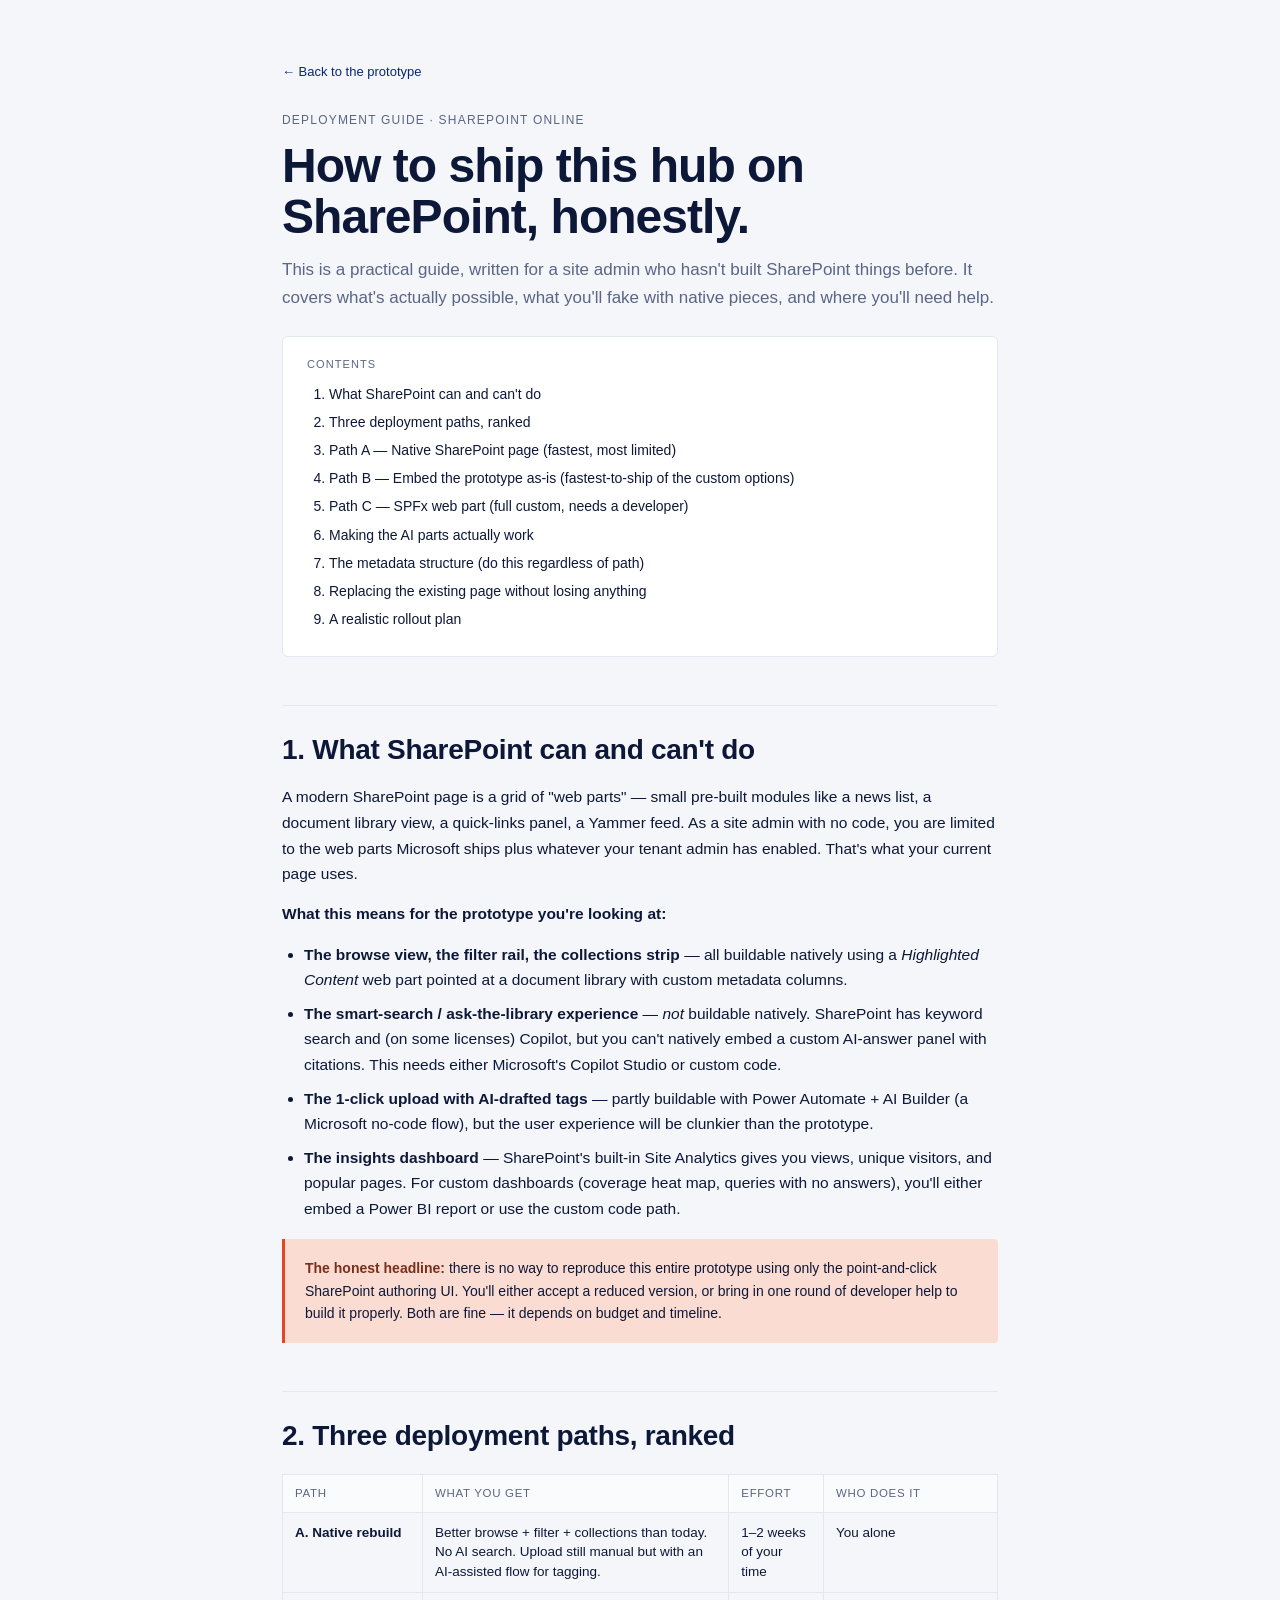
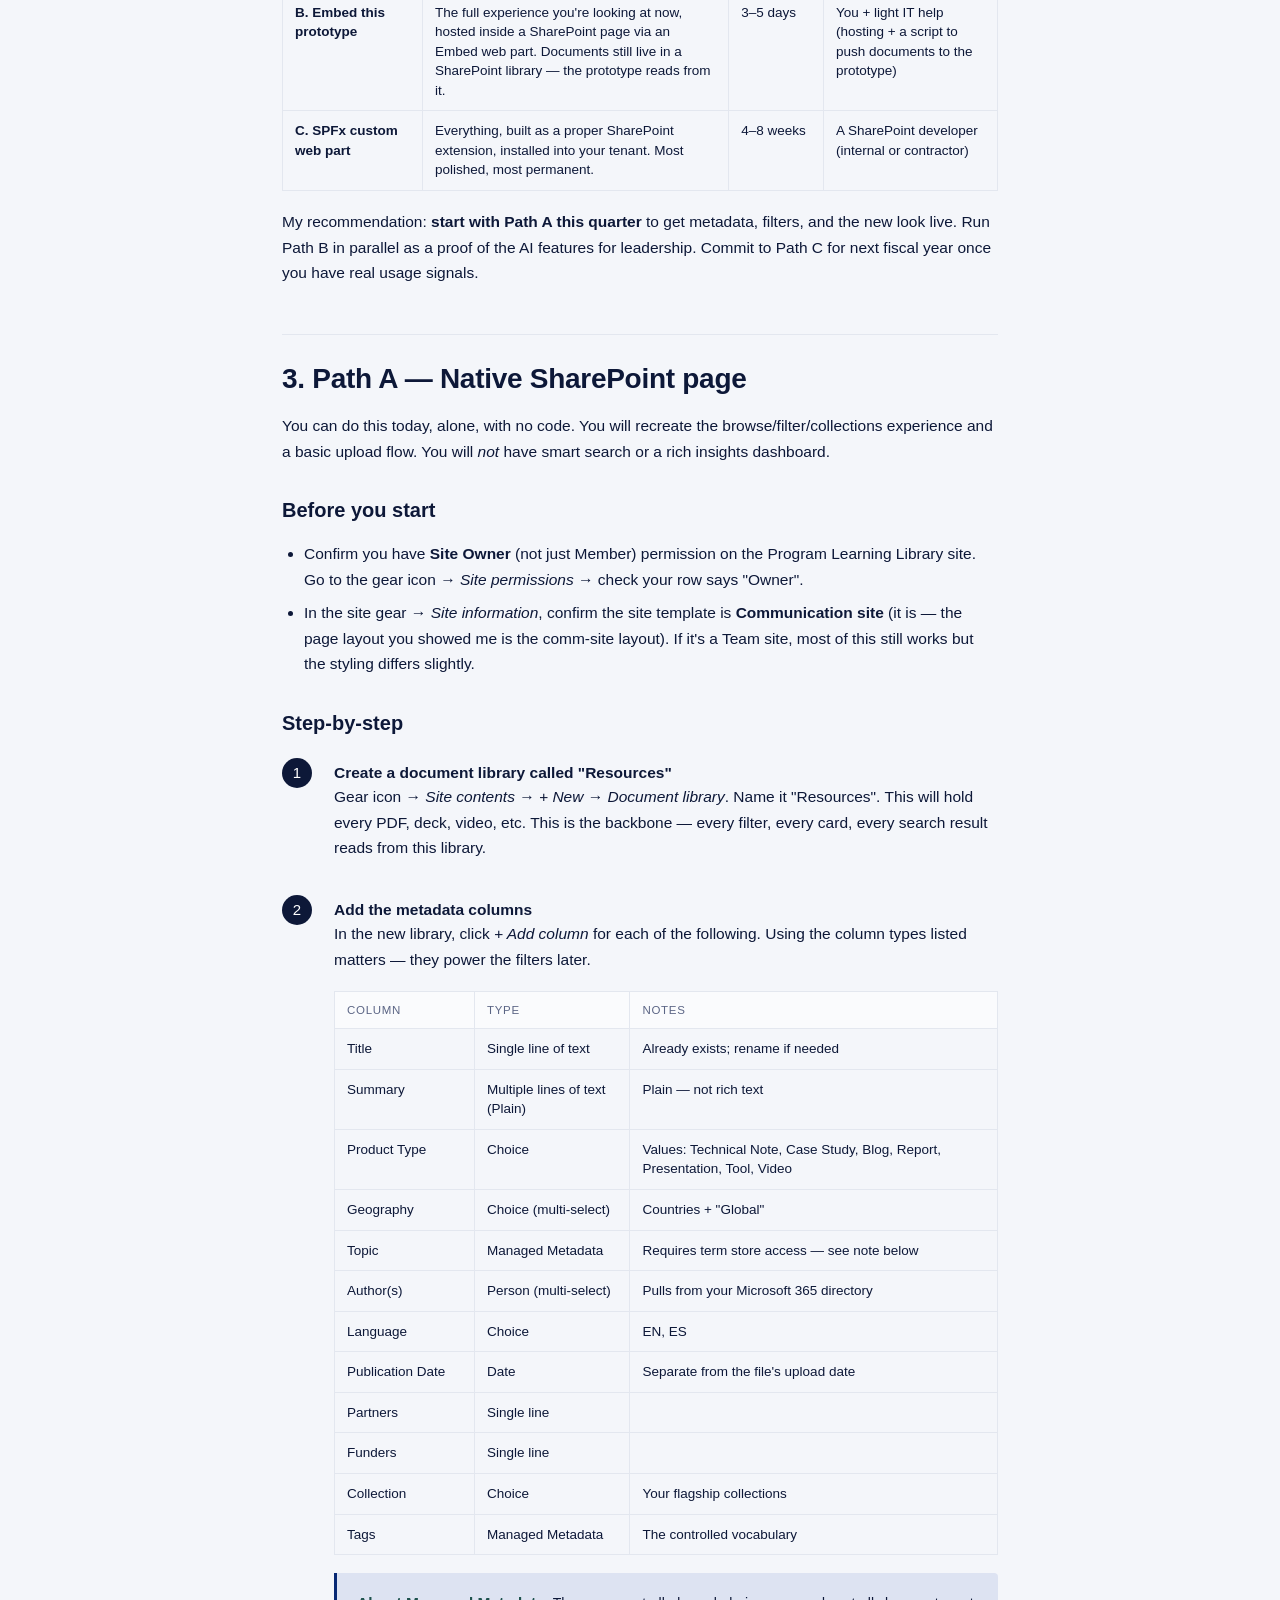
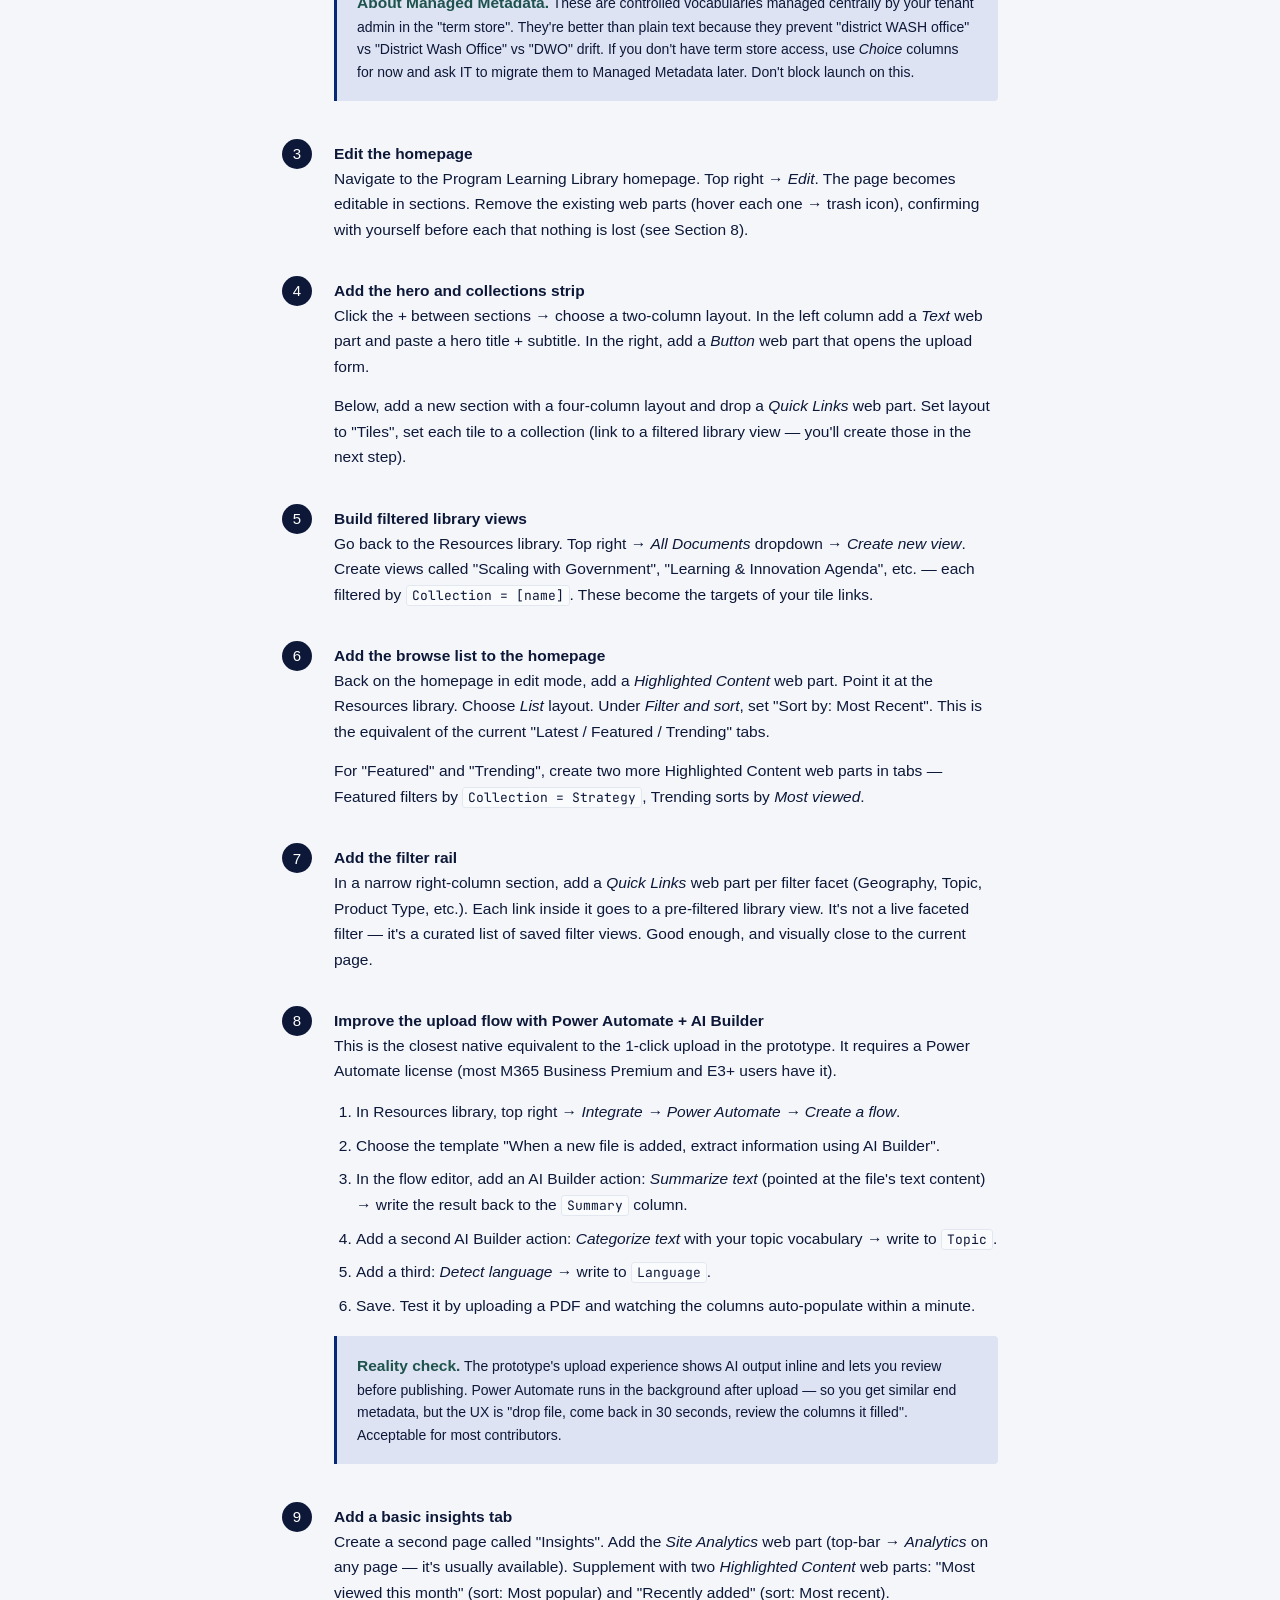
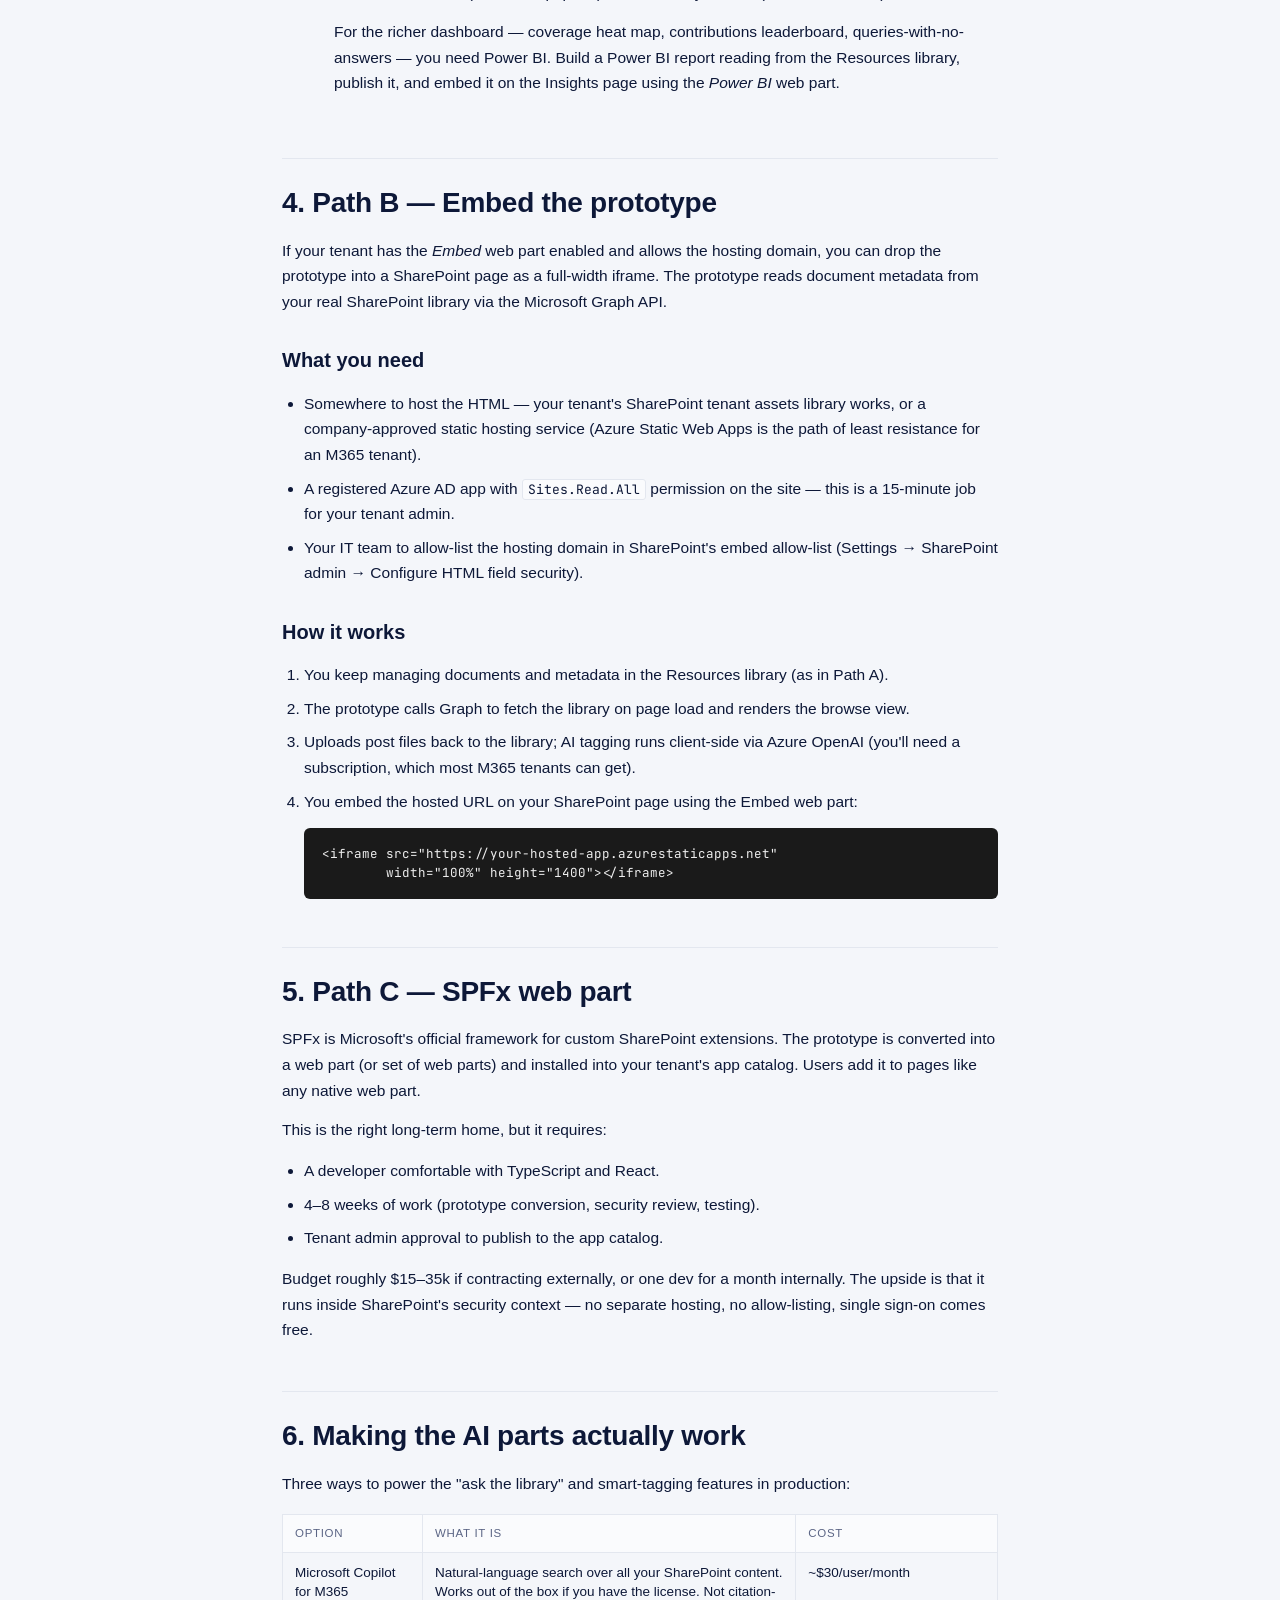
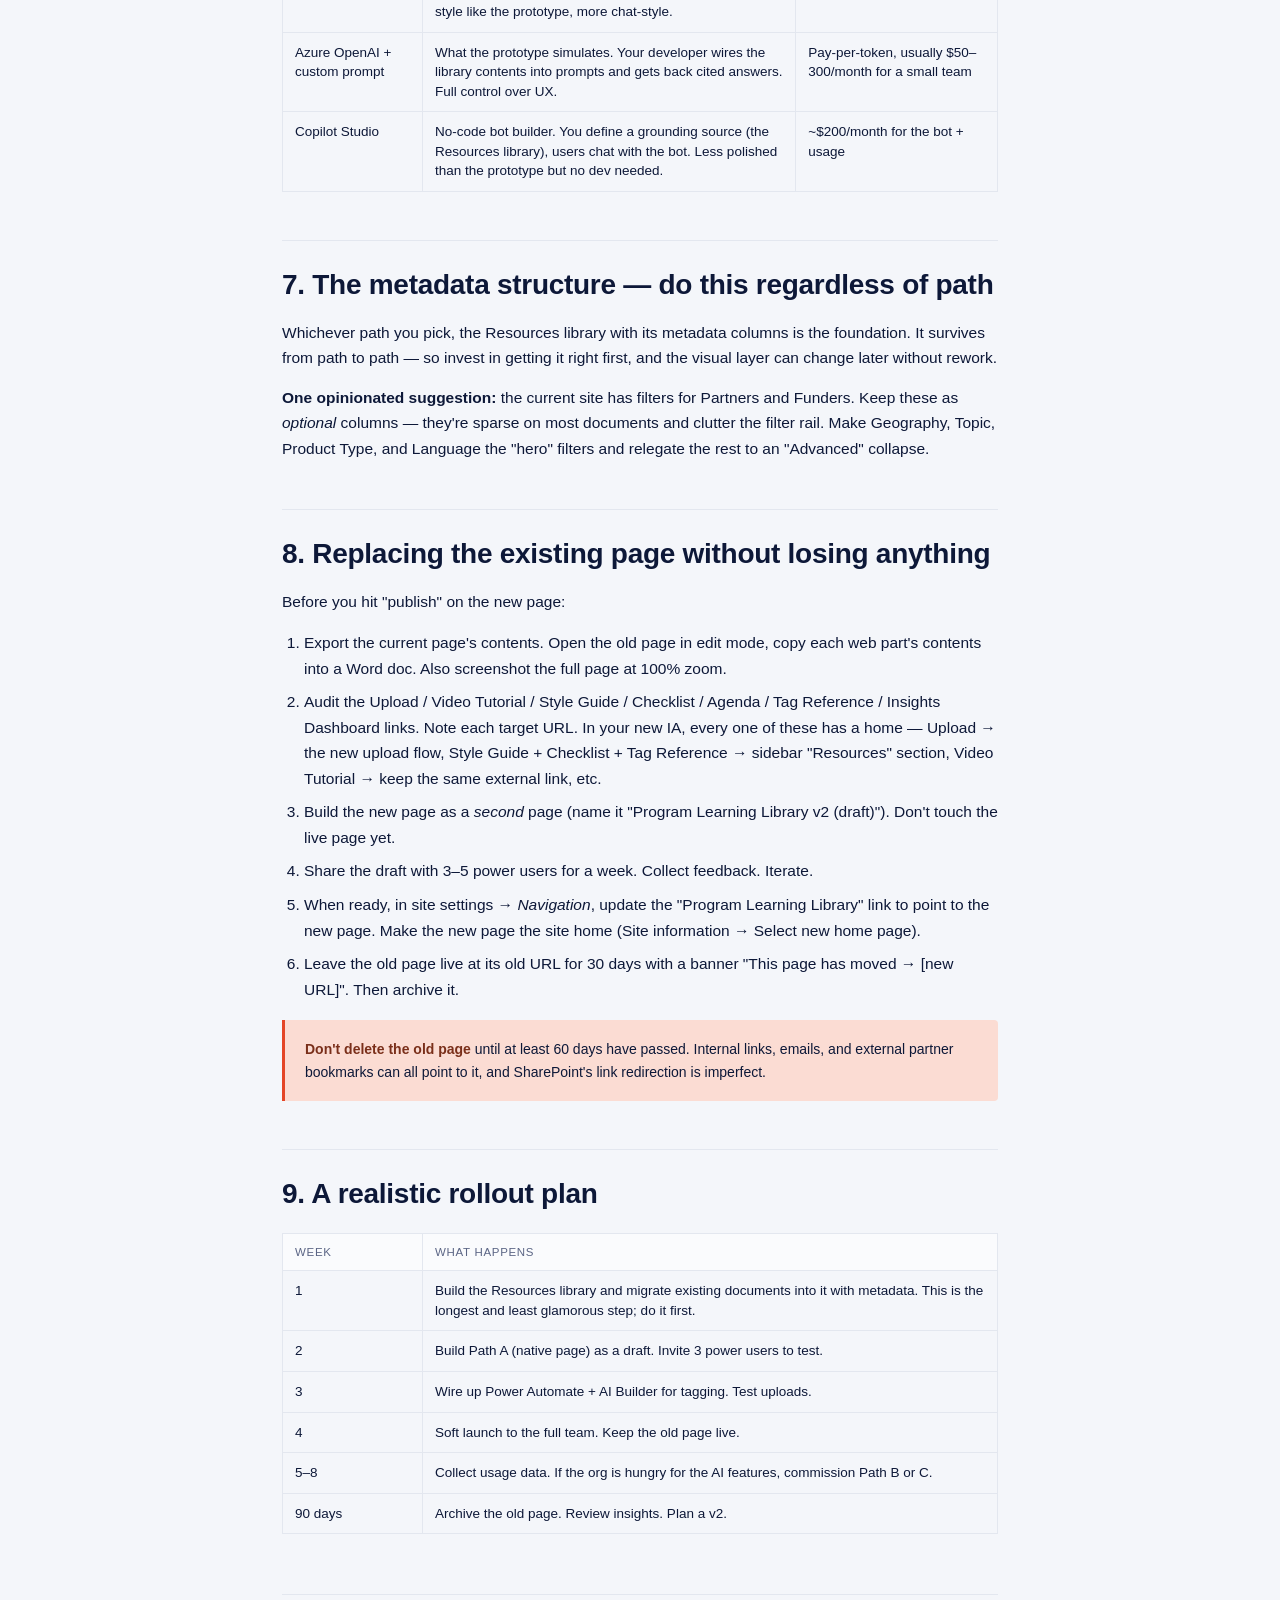
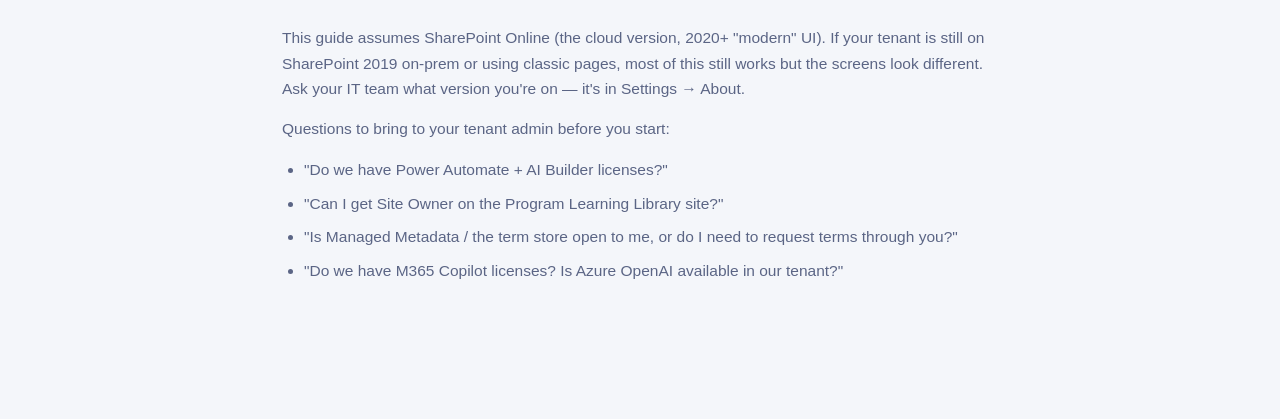
<file: sharepoint-guide.html>
<!doctype html>
<html lang="en">
<head>
<meta charset="utf-8" />
<title>Deploying the Program Learning Library in SharePoint</title>
<meta name="viewport" content="width=device-width, initial-scale=1" />
<link href="https://fonts.googleapis.com/css2?family=Inter+Tight:wght@400;500;600;700&family=Source+Serif+4:ital,wght@0,400;0,500;1,400&family=JetBrains+Mono:wght@400;500&display=swap" rel="stylesheet">
<link rel="stylesheet" href="styles.css" />
<style>
  body { background: var(--bg); }
  .guide-wrap { max-width: 780px; margin: 0 auto; padding: 60px 32px 120px; }
  .guide-wrap h1 { font-family: var(--serif); font-size: 48px; letter-spacing: -0.02em; line-height: 1.05; margin: 0 0 14px; }
  .guide-wrap h2 { font-family: var(--serif); font-size: 28px; letter-spacing: -0.01em; margin: 48px 0 14px; padding-top: 24px; border-top: 1px solid var(--rule); }
  .guide-wrap h3 { font-family: var(--serif); font-size: 20px; margin: 32px 0 8px; }
  .guide-wrap h4 { font-size: 13px; text-transform: uppercase; letter-spacing: 0.08em; color: var(--ink-3); margin: 22px 0 8px; font-weight: 500; }
  .guide-wrap p { font-size: 15.5px; line-height: 1.65; margin: 0 0 14px; }
  .guide-wrap ol, .guide-wrap ul { font-size: 15.5px; line-height: 1.65; padding-left: 22px; }
  .guide-wrap li { margin-bottom: 8px; }
  .guide-wrap code { font-family: var(--mono); font-size: 13px; background: var(--bg-elev); border: 1px solid var(--rule); padding: 1px 5px; border-radius: 3px; }
  .guide-wrap pre { background: #1a1a1a; color: #eee; padding: 16px 18px; border-radius: 6px; overflow-x: auto; font-family: var(--mono); font-size: 12.5px; line-height: 1.55; margin: 14px 0; }
  .kicker { font-size: 12px; text-transform: uppercase; letter-spacing: 0.1em; color: var(--ink-3); margin-bottom: 12px; }
  .callout { padding: 18px 20px; border-left: 3px solid var(--accent); background: var(--accent-soft); border-radius: 0 4px 4px 0; margin: 18px 0; font-size: 14px; line-height: 1.6; }
  .callout.warn { border-left-color: var(--warm); background: var(--warm-soft); }
  .callout.warn strong { color: #7a2f1a; }
  .callout strong { color: #1e524d; }
  .path-table { width: 100%; border-collapse: collapse; margin: 18px 0; }
  .path-table th, .path-table td { border: 1px solid var(--rule); padding: 10px 12px; text-align: left; font-size: 13.5px; vertical-align: top; }
  .path-table th { background: var(--bg-elev); font-weight: 500; font-size: 11.5px; text-transform: uppercase; letter-spacing: 0.06em; color: var(--ink-3); }
  .path-table td:first-child { font-weight: 500; width: 140px; }
  .step { display: grid; grid-template-columns: 36px 1fr; gap: 16px; margin: 20px 0; }
  .step-num { width: 30px; height: 30px; border-radius: 50%; background: var(--ink); color: #fff; display: grid; place-items: center; font-family: var(--serif); font-size: 15px; }
  .step-body { padding-top: 4px; }
  .step-body strong { font-size: 15.5px; }
  .screenshot-hint { background: var(--bg-elev); border: 1px dashed var(--rule-2); padding: 12px 14px; border-radius: 4px; font-family: var(--mono); font-size: 12px; color: var(--ink-3); margin: 8px 0; }
  .toc { background: var(--paper); border: 1px solid var(--rule); border-radius: 6px; padding: 20px 24px; margin: 24px 0 36px; }
  .toc-title { font-size: 11px; letter-spacing: 0.1em; text-transform: uppercase; color: var(--ink-3); margin-bottom: 10px; font-weight: 500; }
  .toc ol { font-size: 14px; margin: 0; padding-left: 22px; }
  .toc li { margin-bottom: 5px; }
  .toc a { color: var(--ink); text-decoration: none; }
  .toc a:hover { color: var(--accent); }
  .backlink { display: inline-flex; align-items: center; gap: 6px; font-size: 13px; color: var(--accent); text-decoration: none; margin-bottom: 30px; }
</style>
</head>
<body>
<div class="guide-wrap">
  <a class="backlink" href="Program Learning Library.html">← Back to the prototype</a>
  <div class="kicker">Deployment guide · SharePoint Online</div>
  <h1>How to ship this hub on SharePoint, honestly.</h1>
  <p style="font-size:17px;color:var(--ink-3)">This is a practical guide, written for a site admin who hasn't built SharePoint things before. It covers what's actually possible, what you'll fake with native pieces, and where you'll need help.</p>

  <div class="toc">
    <div class="toc-title">Contents</div>
    <ol>
      <li><a href="#reality">What SharePoint can and can't do</a></li>
      <li><a href="#paths">Three deployment paths, ranked</a></li>
      <li><a href="#path-a">Path A — Native SharePoint page (fastest, most limited)</a></li>
      <li><a href="#path-b">Path B — Embed the prototype as-is (fastest-to-ship of the custom options)</a></li>
      <li><a href="#path-c">Path C — SPFx web part (full custom, needs a developer)</a></li>
      <li><a href="#ai">Making the AI parts actually work</a></li>
      <li><a href="#metadata">The metadata structure (do this regardless of path)</a></li>
      <li><a href="#replace">Replacing the existing page without losing anything</a></li>
      <li><a href="#rollout">A realistic rollout plan</a></li>
    </ol>
  </div>

  <h2 id="reality">1. What SharePoint can and can't do</h2>
  <p>A modern SharePoint page is a grid of "web parts" — small pre-built modules like a news list, a document library view, a quick-links panel, a Yammer feed. As a site admin with no code, you are limited to the web parts Microsoft ships plus whatever your tenant admin has enabled. That's what your current page uses.</p>
  <p><strong>What this means for the prototype you're looking at:</strong></p>
  <ul>
    <li><strong>The browse view, the filter rail, the collections strip</strong> — all buildable natively using a <em>Highlighted Content</em> web part pointed at a document library with custom metadata columns.</li>
    <li><strong>The smart-search / ask-the-library experience</strong> — <em>not</em> buildable natively. SharePoint has keyword search and (on some licenses) Copilot, but you can't natively embed a custom AI-answer panel with citations. This needs either Microsoft's Copilot Studio or custom code.</li>
    <li><strong>The 1-click upload with AI-drafted tags</strong> — partly buildable with Power Automate + AI Builder (a Microsoft no-code flow), but the user experience will be clunkier than the prototype.</li>
    <li><strong>The insights dashboard</strong> — SharePoint's built-in Site Analytics gives you views, unique visitors, and popular pages. For custom dashboards (coverage heat map, queries with no answers), you'll either embed a Power BI report or use the custom code path.</li>
  </ul>
  <div class="callout warn"><strong>The honest headline:</strong> there is no way to reproduce this entire prototype using only the point-and-click SharePoint authoring UI. You'll either accept a reduced version, or bring in one round of developer help to build it properly. Both are fine — it depends on budget and timeline.</div>

  <h2 id="paths">2. Three deployment paths, ranked</h2>
  <table class="path-table">
    <thead><tr><th>Path</th><th>What you get</th><th>Effort</th><th>Who does it</th></tr></thead>
    <tbody>
      <tr><td><strong>A. Native rebuild</strong></td><td>Better browse + filter + collections than today. No AI search. Upload still manual but with an AI-assisted flow for tagging.</td><td>1–2 weeks of your time</td><td>You alone</td></tr>
      <tr><td><strong>B. Embed this prototype</strong></td><td>The full experience you're looking at now, hosted inside a SharePoint page via an Embed web part. Documents still live in a SharePoint library — the prototype reads from it.</td><td>3–5 days</td><td>You + light IT help (hosting + a script to push documents to the prototype)</td></tr>
      <tr><td><strong>C. SPFx custom web part</strong></td><td>Everything, built as a proper SharePoint extension, installed into your tenant. Most polished, most permanent.</td><td>4–8 weeks</td><td>A SharePoint developer (internal or contractor)</td></tr>
    </tbody>
  </table>
  <p>My recommendation: <strong>start with Path A this quarter</strong> to get metadata, filters, and the new look live. Run Path B in parallel as a proof of the AI features for leadership. Commit to Path C for next fiscal year once you have real usage signals.</p>

  <h2 id="path-a">3. Path A — Native SharePoint page</h2>
  <p>You can do this today, alone, with no code. You will recreate the browse/filter/collections experience and a basic upload flow. You will <em>not</em> have smart search or a rich insights dashboard.</p>

  <h3>Before you start</h3>
  <ul>
    <li>Confirm you have <strong>Site Owner</strong> (not just Member) permission on the Program Learning Library site. Go to the gear icon → <em>Site permissions</em> → check your row says "Owner".</li>
    <li>In the site gear → <em>Site information</em>, confirm the site template is <strong>Communication site</strong> (it is — the page layout you showed me is the comm-site layout). If it's a Team site, most of this still works but the styling differs slightly.</li>
  </ul>

  <h3>Step-by-step</h3>

  <div class="step">
    <div class="step-num">1</div>
    <div class="step-body">
      <strong>Create a document library called "Resources"</strong>
      <p>Gear icon → <em>Site contents</em> → <em>+ New</em> → <em>Document library</em>. Name it "Resources". This will hold every PDF, deck, video, etc. This is the backbone — every filter, every card, every search result reads from this library.</p>
    </div>
  </div>

  <div class="step">
    <div class="step-num">2</div>
    <div class="step-body">
      <strong>Add the metadata columns</strong>
      <p>In the new library, click <em>+ Add column</em> for each of the following. Using the column types listed matters — they power the filters later.</p>
      <table class="path-table">
        <thead><tr><th>Column</th><th>Type</th><th>Notes</th></tr></thead>
        <tbody>
          <tr><td>Title</td><td>Single line of text</td><td>Already exists; rename if needed</td></tr>
          <tr><td>Summary</td><td>Multiple lines of text (Plain)</td><td>Plain — not rich text</td></tr>
          <tr><td>Product Type</td><td>Choice</td><td>Values: Technical Note, Case Study, Blog, Report, Presentation, Tool, Video</td></tr>
          <tr><td>Geography</td><td>Choice (multi-select)</td><td>Countries + "Global"</td></tr>
          <tr><td>Topic</td><td>Managed Metadata</td><td>Requires term store access — see note below</td></tr>
          <tr><td>Author(s)</td><td>Person (multi-select)</td><td>Pulls from your Microsoft 365 directory</td></tr>
          <tr><td>Language</td><td>Choice</td><td>EN, ES</td></tr>
          <tr><td>Publication Date</td><td>Date</td><td>Separate from the file's upload date</td></tr>
          <tr><td>Partners</td><td>Single line</td><td></td></tr>
          <tr><td>Funders</td><td>Single line</td><td></td></tr>
          <tr><td>Collection</td><td>Choice</td><td>Your flagship collections</td></tr>
          <tr><td>Tags</td><td>Managed Metadata</td><td>The controlled vocabulary</td></tr>
        </tbody>
      </table>
      <div class="callout">
        <strong>About Managed Metadata.</strong> These are controlled vocabularies managed centrally by your tenant admin in the "term store". They're better than plain text because they prevent "district WASH office" vs "District Wash Office" vs "DWO" drift. If you don't have term store access, use <em>Choice</em> columns for now and ask IT to migrate them to Managed Metadata later. Don't block launch on this.
      </div>
    </div>
  </div>

  <div class="step">
    <div class="step-num">3</div>
    <div class="step-body">
      <strong>Edit the homepage</strong>
      <p>Navigate to the Program Learning Library homepage. Top right → <em>Edit</em>. The page becomes editable in sections. Remove the existing web parts (hover each one → trash icon), confirming with yourself before each that nothing is lost (see Section 8).</p>
    </div>
  </div>

  <div class="step">
    <div class="step-num">4</div>
    <div class="step-body">
      <strong>Add the hero and collections strip</strong>
      <p>Click the <em>+</em> between sections → choose a two-column layout. In the left column add a <em>Text</em> web part and paste a hero title + subtitle. In the right, add a <em>Button</em> web part that opens the upload form.</p>
      <p>Below, add a new section with a four-column layout and drop a <em>Quick Links</em> web part. Set layout to "Tiles", set each tile to a collection (link to a filtered library view — you'll create those in the next step).</p>
    </div>
  </div>

  <div class="step">
    <div class="step-num">5</div>
    <div class="step-body">
      <strong>Build filtered library views</strong>
      <p>Go back to the Resources library. Top right → <em>All Documents</em> dropdown → <em>Create new view</em>. Create views called "Scaling with Government", "Learning & Innovation Agenda", etc. — each filtered by <code>Collection = [name]</code>. These become the targets of your tile links.</p>
    </div>
  </div>

  <div class="step">
    <div class="step-num">6</div>
    <div class="step-body">
      <strong>Add the browse list to the homepage</strong>
      <p>Back on the homepage in edit mode, add a <em>Highlighted Content</em> web part. Point it at the Resources library. Choose <em>List</em> layout. Under <em>Filter and sort</em>, set "Sort by: Most Recent". This is the equivalent of the current "Latest / Featured / Trending" tabs.</p>
      <p>For "Featured" and "Trending", create two more Highlighted Content web parts in tabs — Featured filters by <code>Collection = Strategy</code>, Trending sorts by <em>Most viewed</em>.</p>
    </div>
  </div>

  <div class="step">
    <div class="step-num">7</div>
    <div class="step-body">
      <strong>Add the filter rail</strong>
      <p>In a narrow right-column section, add a <em>Quick Links</em> web part per filter facet (Geography, Topic, Product Type, etc.). Each link inside it goes to a pre-filtered library view. It's not a live faceted filter — it's a curated list of saved filter views. Good enough, and visually close to the current page.</p>
    </div>
  </div>

  <div class="step">
    <div class="step-num">8</div>
    <div class="step-body">
      <strong>Improve the upload flow with Power Automate + AI Builder</strong>
      <p>This is the closest native equivalent to the 1-click upload in the prototype. It requires a Power Automate license (most M365 Business Premium and E3+ users have it).</p>
      <ol>
        <li>In Resources library, top right → <em>Integrate → Power Automate → Create a flow</em>.</li>
        <li>Choose the template "When a new file is added, extract information using AI Builder".</li>
        <li>In the flow editor, add an AI Builder action: <em>Summarize text</em> (pointed at the file's text content) → write the result back to the <code>Summary</code> column.</li>
        <li>Add a second AI Builder action: <em>Categorize text</em> with your topic vocabulary → write to <code>Topic</code>.</li>
        <li>Add a third: <em>Detect language</em> → write to <code>Language</code>.</li>
        <li>Save. Test it by uploading a PDF and watching the columns auto-populate within a minute.</li>
      </ol>
      <div class="callout">
        <strong>Reality check.</strong> The prototype's upload experience shows AI output inline and lets you review before publishing. Power Automate runs in the background after upload — so you get similar end metadata, but the UX is "drop file, come back in 30 seconds, review the columns it filled". Acceptable for most contributors.
      </div>
    </div>
  </div>

  <div class="step">
    <div class="step-num">9</div>
    <div class="step-body">
      <strong>Add a basic insights tab</strong>
      <p>Create a second page called "Insights". Add the <em>Site Analytics</em> web part (top-bar → <em>Analytics</em> on any page — it's usually available). Supplement with two <em>Highlighted Content</em> web parts: "Most viewed this month" (sort: Most popular) and "Recently added" (sort: Most recent).</p>
      <p>For the richer dashboard — coverage heat map, contributions leaderboard, queries-with-no-answers — you need Power BI. Build a Power BI report reading from the Resources library, publish it, and embed it on the Insights page using the <em>Power BI</em> web part.</p>
    </div>
  </div>

  <h2 id="path-b">4. Path B — Embed the prototype</h2>
  <p>If your tenant has the <em>Embed</em> web part enabled and allows the hosting domain, you can drop the prototype into a SharePoint page as a full-width iframe. The prototype reads document metadata from your real SharePoint library via the Microsoft Graph API.</p>

  <h3>What you need</h3>
  <ul>
    <li>Somewhere to host the HTML — your tenant's SharePoint tenant assets library works, or a company-approved static hosting service (Azure Static Web Apps is the path of least resistance for an M365 tenant).</li>
    <li>A registered Azure AD app with <code>Sites.Read.All</code> permission on the site — this is a 15-minute job for your tenant admin.</li>
    <li>Your IT team to allow-list the hosting domain in SharePoint's embed allow-list (Settings → SharePoint admin → Configure HTML field security).</li>
  </ul>

  <h3>How it works</h3>
  <ol>
    <li>You keep managing documents and metadata in the Resources library (as in Path A).</li>
    <li>The prototype calls Graph to fetch the library on page load and renders the browse view.</li>
    <li>Uploads post files back to the library; AI tagging runs client-side via Azure OpenAI (you'll need a subscription, which most M365 tenants can get).</li>
    <li>You embed the hosted URL on your SharePoint page using the Embed web part:
      <pre>&lt;iframe src="https://your-hosted-app.azurestaticapps.net" 
        width="100%" height="1400"&gt;&lt;/iframe&gt;</pre>
    </li>
  </ol>

  <h2 id="path-c">5. Path C — SPFx web part</h2>
  <p>SPFx is Microsoft's official framework for custom SharePoint extensions. The prototype is converted into a web part (or set of web parts) and installed into your tenant's app catalog. Users add it to pages like any native web part.</p>
  <p>This is the right long-term home, but it requires:</p>
  <ul>
    <li>A developer comfortable with TypeScript and React.</li>
    <li>4–8 weeks of work (prototype conversion, security review, testing).</li>
    <li>Tenant admin approval to publish to the app catalog.</li>
  </ul>
  <p>Budget roughly $15–35k if contracting externally, or one dev for a month internally. The upside is that it runs inside SharePoint's security context — no separate hosting, no allow-listing, single sign-on comes free.</p>

  <h2 id="ai">6. Making the AI parts actually work</h2>
  <p>Three ways to power the "ask the library" and smart-tagging features in production:</p>
  <table class="path-table">
    <thead><tr><th>Option</th><th>What it is</th><th>Cost</th></tr></thead>
    <tbody>
      <tr><td>Microsoft Copilot for M365</td><td>Natural-language search over all your SharePoint content. Works out of the box if you have the license. Not citation-style like the prototype, more chat-style.</td><td>~$30/user/month</td></tr>
      <tr><td>Azure OpenAI + custom prompt</td><td>What the prototype simulates. Your developer wires the library contents into prompts and gets back cited answers. Full control over UX.</td><td>Pay-per-token, usually $50–300/month for a small team</td></tr>
      <tr><td>Copilot Studio</td><td>No-code bot builder. You define a grounding source (the Resources library), users chat with the bot. Less polished than the prototype but no dev needed.</td><td>~$200/month for the bot + usage</td></tr>
    </tbody>
  </table>

  <h2 id="metadata">7. The metadata structure — do this regardless of path</h2>
  <p>Whichever path you pick, the Resources library with its metadata columns is the foundation. It survives from path to path — so invest in getting it right first, and the visual layer can change later without rework.</p>
  <p><strong>One opinionated suggestion:</strong> the current site has filters for Partners and Funders. Keep these as <em>optional</em> columns — they're sparse on most documents and clutter the filter rail. Make Geography, Topic, Product Type, and Language the "hero" filters and relegate the rest to an "Advanced" collapse.</p>

  <h2 id="replace">8. Replacing the existing page without losing anything</h2>
  <p>Before you hit "publish" on the new page:</p>
  <ol>
    <li>Export the current page's contents. Open the old page in edit mode, copy each web part's contents into a Word doc. Also screenshot the full page at 100% zoom.</li>
    <li>Audit the Upload / Video Tutorial / Style Guide / Checklist / Agenda / Tag Reference / Insights Dashboard links. Note each target URL. In your new IA, every one of these has a home — Upload → the new upload flow, Style Guide + Checklist + Tag Reference → sidebar "Resources" section, Video Tutorial → keep the same external link, etc.</li>
    <li>Build the new page as a <em>second</em> page (name it "Program Learning Library v2 (draft)"). Don't touch the live page yet.</li>
    <li>Share the draft with 3–5 power users for a week. Collect feedback. Iterate.</li>
    <li>When ready, in site settings → <em>Navigation</em>, update the "Program Learning Library" link to point to the new page. Make the new page the site home (Site information → Select new home page).</li>
    <li>Leave the old page live at its old URL for 30 days with a banner "This page has moved → [new URL]". Then archive it.</li>
  </ol>
  <div class="callout warn"><strong>Don't delete the old page</strong> until at least 60 days have passed. Internal links, emails, and external partner bookmarks can all point to it, and SharePoint's link redirection is imperfect.</div>

  <h2 id="rollout">9. A realistic rollout plan</h2>
  <table class="path-table">
    <thead><tr><th>Week</th><th>What happens</th></tr></thead>
    <tbody>
      <tr><td>1</td><td>Build the Resources library and migrate existing documents into it with metadata. This is the longest and least glamorous step; do it first.</td></tr>
      <tr><td>2</td><td>Build Path A (native page) as a draft. Invite 3 power users to test.</td></tr>
      <tr><td>3</td><td>Wire up Power Automate + AI Builder for tagging. Test uploads.</td></tr>
      <tr><td>4</td><td>Soft launch to the full team. Keep the old page live.</td></tr>
      <tr><td>5–8</td><td>Collect usage data. If the org is hungry for the AI features, commission Path B or C.</td></tr>
      <tr><td>90 days</td><td>Archive the old page. Review insights. Plan a v2.</td></tr>
    </tbody>
  </table>

  <div style="margin-top:60px;padding-top:30px;border-top:1px solid var(--rule);font-size:13px;color:var(--ink-3);line-height:1.6;">
    <p>This guide assumes SharePoint Online (the cloud version, 2020+ "modern" UI). If your tenant is still on SharePoint 2019 on-prem or using classic pages, most of this still works but the screens look different. Ask your IT team what version you're on — it's in Settings → About.</p>
    <p>Questions to bring to your tenant admin before you start:</p>
    <ul>
      <li>"Do we have Power Automate + AI Builder licenses?"</li>
      <li>"Can I get Site Owner on the Program Learning Library site?"</li>
      <li>"Is Managed Metadata / the term store open to me, or do I need to request terms through you?"</li>
      <li>"Do we have M365 Copilot licenses? Is Azure OpenAI available in our tenant?"</li>
    </ul>
  </div>
</div>
</body>
</html>
</file>
<file: styles.css>
/* Program Learning Library — Water For People brand tokens */
:root {
  /* WFP official palette */
  --wfp-indigo: #072874;
  --wfp-sapphire: #086788;
  --wfp-sky: #2EBFF3;
  --wfp-jade: #164C4A;
  --wfp-green: #1F6742;
  --wfp-lime: #D8CC34;
  --wfp-clementine: #E44526;
  --wfp-orange: #FC9D0B;
  --wfp-berry: #820C39;
  --wfp-salmon: #DB5461;
  --wfp-earth: #540804;

  /* UI surface (neutral cool paper to let brand colors sing) */
  --bg: #f4f6fa;
  --bg-elev: #fafbfd;
  --paper: #ffffff;
  --ink: #0d1838;
  --ink-2: #2b3456;
  --ink-3: #5b6585;
  --ink-4: #9aa2b8;
  --rule: #e3e7ef;
  --rule-2: #d0d6e2;

  --accent: var(--wfp-indigo);
  --accent-soft: #dde3f2;
  --warm: var(--wfp-clementine);
  --warm-soft: #fbdcd3;
  --gold: var(--wfp-lime);
  --focus: var(--wfp-indigo);

  /* Type — WFP brand fonts */
  --sans: "Barlow", "Albert Sans", "Helvetica Neue", Helvetica, Arial, sans-serif;
  --display: "Albert Sans", "Barlow", "Helvetica Neue", Helvetica, Arial, sans-serif;
  --serif: "Albert Sans", "Barlow", sans-serif;
  --mono: "JetBrains Mono", "IBM Plex Mono", ui-monospace, Menlo, monospace;

  /* Scale */
  --r-xs: 4px;
  --r-sm: 8px;
  --r-md: 14px;
  --r-lg: 20px;
  --r-pill: 999px;

  --shadow-1: 0 1px 0 rgba(26,26,26,0.04), 0 1px 2px rgba(26,26,26,0.04);
  --shadow-2: 0 2px 6px rgba(26,26,26,0.06), 0 10px 30px rgba(26,26,26,0.06);
}

* { box-sizing: border-box; }
html, body { margin: 0; padding: 0; }
body {
  font-family: var(--sans);
  color: var(--ink);
  background: var(--bg);
  -webkit-font-smoothing: antialiased;
  font-feature-settings: "ss01", "cv11";
  font-size: 15px;
  line-height: 1.45;
}

button { font-family: inherit; cursor: pointer; border: none; background: none; color: inherit; padding: 0; }
a { color: inherit; }
input, textarea, select { font-family: inherit; color: inherit; }

.serif { font-family: var(--display); font-weight: 600; letter-spacing: -0.01em; }
.display { font-family: var(--display); font-weight: 700; letter-spacing: -0.02em; }
.mono { font-family: var(--mono); }
.muted { color: var(--ink-3); }
.micro { font-size: 11px; letter-spacing: 0.08em; text-transform: uppercase; color: var(--ink-3); font-weight: 500; }

/* Layout shell */
.app {
  min-height: 100vh;
  display: grid;
  grid-template-columns: 240px 1fr;
}

.sidebar {
  background: var(--bg);
  border-right: 1px solid var(--rule);
  padding: 20px 18px;
  position: sticky;
  top: 0;
  height: 100vh;
  overflow-y: auto;
  display: flex;
  flex-direction: column;
  gap: 22px;
}

.brand {
  display: flex;
  align-items: center;
  gap: 10px;
  padding: 4px 2px 10px;
  border-bottom: 1px solid var(--rule);
}
.brand-mark {
  width: 40px; height: 40px;
  display: grid; place-items: center;
  flex-shrink: 0;
}
.brand-mark img { width: 100%; height: 100%; object-fit: contain; }
.brand-name { font-size: 13px; line-height: 1.2; font-weight: 600; }
.brand-sub { font-size: 11px; color: var(--ink-3); }

.nav { display: flex; flex-direction: column; gap: 2px; }
.nav-section {
  font-size: 10px;
  letter-spacing: 0.1em;
  text-transform: uppercase;
  color: var(--ink-4);
  padding: 10px 8px 6px;
}
.nav-item {
  display: flex; align-items: center; gap: 10px;
  padding: 7px 8px;
  border-radius: var(--r-sm);
  font-size: 13.5px;
  color: var(--ink-2);
  text-decoration: none;
  text-align: left;
  width: 100%;
}
.nav-item:hover { background: var(--bg-elev); color: var(--ink); }
.nav-item.active { background: var(--wfp-indigo); color: #fff; }
.nav-item.active .count { color: rgba(255,255,255,0.6); }
.nav-item .count { margin-left: auto; font-size: 11px; color: var(--ink-4); font-variant-numeric: tabular-nums; }
.nav-item svg { width: 15px; height: 15px; stroke-width: 1.6; flex-shrink: 0; }

.main { min-width: 0; display: flex; flex-direction: column; }

.topbar {
  display: flex; align-items: center;
  gap: 16px;
  padding: 14px 32px;
  border-bottom: 1px solid var(--rule);
  background: var(--bg);
  position: sticky; top: 0; z-index: 5;
}
.crumb { font-size: 12.5px; color: var(--ink-3); display: flex; gap: 6px; align-items: center; }
.crumb b { color: var(--ink); font-weight: 500; }
.topbar-spacer { flex: 1; }
.iconbtn {
  width: 30px; height: 30px;
  display: grid; place-items: center;
  border-radius: var(--r-sm);
  color: var(--ink-2);
}
.iconbtn:hover { background: var(--bg-elev); color: var(--ink); }

.content { padding: 28px 32px 80px; max-width: 1380px; }

/* Buttons */
.btn {
  display: inline-flex; align-items: center; gap: 8px;
  padding: 8px 14px;
  border-radius: var(--r-md);
  font-size: 13px;
  font-weight: 500;
  background: var(--paper);
  border: 1px solid var(--rule-2);
  color: var(--ink);
  transition: background 0.15s, border-color 0.15s;
}
.btn:hover { background: var(--bg-elev); border-color: var(--ink-4); }
.btn {
  border-radius: var(--r-pill);
  font-weight: 600;
}
.btn-primary {
  background: var(--wfp-indigo);
  color: #fff;
  border-color: var(--wfp-indigo);
}
.btn-primary:hover { background: #051d57; color: #fff; border-color: #051d57; }
.btn-accent {
  background: var(--wfp-clementine);
  color: #fff;
  border-color: var(--wfp-clementine);
}
.btn-accent:hover { background: #c73a1e; border-color: #c73a1e; }
.btn-ghost { background: transparent; border-color: transparent; color: var(--ink-2); }
.btn-ghost:hover { background: var(--bg-elev); color: var(--ink); }
.btn svg { width: 14px; height: 14px; stroke-width: 1.8; }

/* Chips */
.chip {
  display: inline-flex; align-items: center; gap: 6px;
  padding: 3px 10px;
  font-size: 11.5px;
  border-radius: var(--r-pill);
  background: #fbdcd3;
  color: #8a2913;
  font-weight: 600;
}
.chip.neutral { background: #e8ecf3; color: var(--ink-2); }
.chip.teal { background: #d5ebe9; color: var(--wfp-jade); }
.chip.gold { background: #f4eec2; color: #6e6512; }
.chip.indigo { background: #dde3f2; color: var(--wfp-indigo); }
.chip.sky { background: #cff0fc; color: #0b5a79; }
.chip.green { background: #d4e4da; color: var(--wfp-green); }
.chip.outline {
  background: transparent;
  border: 1px solid var(--rule-2);
  color: var(--ink-3);
}
.chip-close {
  font-size: 10px;
  cursor: pointer;
  opacity: 0.55;
  line-height: 1;
  margin-left: 2px;
}
.chip-close:hover { opacity: 1; }

/* Page header */
.page-head {
  display: flex; align-items: flex-end; justify-content: space-between;
  gap: 24px;
  padding-bottom: 24px;
  border-bottom: 1px solid var(--rule);
  margin-bottom: 28px;
}
.page-title { font-family: var(--display); font-weight: 700; font-size: 44px; letter-spacing: -0.025em; margin: 0 0 6px; line-height: 1.0; color: var(--wfp-indigo); }
.page-subtitle { color: var(--ink-3); font-size: 14px; max-width: 62ch; }
.page-head-actions { display: flex; gap: 8px; flex-shrink: 0; }

/* Search bar */
.search-shell {
  background: var(--paper);
  border: 1px solid var(--rule-2);
  border-radius: var(--r-lg);
  padding: 4px 4px 4px 14px;
  display: flex; align-items: center; gap: 10px;
  transition: border-color 0.15s, box-shadow 0.15s;
  box-shadow: var(--shadow-1);
}
.search-shell:focus-within {
  border-color: var(--ink);
  box-shadow: 0 0 0 3px rgba(26,26,26,0.06);
}
.search-shell svg { color: var(--ink-3); }
.search-shell input {
  flex: 1;
  border: none; outline: none; background: none;
  padding: 12px 4px;
  font-size: 15px;
}
.search-shell input::placeholder { color: var(--ink-4); }
.search-mode {
  display: flex; gap: 2px; background: var(--bg); padding: 3px; border-radius: 6px;
}
.search-mode button {
  font-size: 11.5px;
  padding: 5px 9px;
  border-radius: 4px;
  color: var(--ink-3);
  font-weight: 500;
}
.search-mode button.active { background: var(--paper); color: var(--ink); box-shadow: var(--shadow-1); }

/* Filters */
.filter-bar {
  display: flex; flex-wrap: wrap; gap: 8px;
  padding: 16px 0;
  align-items: center;
}
.filter-btn {
  display: inline-flex; align-items: center; gap: 6px;
  padding: 6px 10px;
  font-size: 12.5px;
  border-radius: 5px;
  border: 1px solid var(--rule-2);
  background: var(--paper);
  color: var(--ink-2);
}
.filter-btn:hover { border-color: var(--ink-4); }
.filter-btn.has-value { background: var(--wfp-indigo); color: #fff; border-color: var(--wfp-indigo); }
.filter-btn { border-radius: var(--r-pill); }
.filter-btn svg { width: 11px; height: 11px; opacity: 0.6; }

/* Results layout */
.results-layout {
  display: grid;
  grid-template-columns: 1fr 300px;
  gap: 32px;
  align-items: start;
}
@media (max-width: 1100px) { .results-layout { grid-template-columns: 1fr; } }

.result-header {
  display: flex; justify-content: space-between; align-items: center;
  padding: 0 0 12px;
  border-bottom: 1px solid var(--rule);
  margin-bottom: 4px;
}
.result-count { font-size: 13px; color: var(--ink-3); }
.result-count b { color: var(--ink); font-weight: 600; }
.sort-select {
  font-size: 12.5px;
  background: transparent;
  border: 1px solid transparent;
  padding: 4px 8px;
  border-radius: 4px;
}
.sort-select:hover { border-color: var(--rule-2); }

.doc-list { display: flex; flex-direction: column; }
.doc-card {
  display: grid;
  grid-template-columns: 72px 1fr auto;
  gap: 20px;
  padding: 22px 4px;
  border-bottom: 1px solid var(--rule);
  cursor: pointer;
  transition: background 0.12s;
  align-items: start;
}
.doc-card:hover { background: rgba(255,255,255,0.5); }


.doc-thumb {
  height: 96px;
  border-radius: 2px;
  background: var(--bg-elev);
  border: 1px solid var(--rule);
  display: grid;
  place-items: center;
  color: var(--ink-4);
  font-size: 10px;
  letter-spacing: 0.08em;
  text-transform: uppercase;
  position: relative;
  overflow: hidden;
}
.doc-thumb.tech {
  background: repeating-linear-gradient(0deg, var(--bg-elev) 0 14px, #eee8d9 14px 15px);
}
.doc-thumb.case {
  background: linear-gradient(135deg, var(--warm-soft) 0%, var(--bg-elev) 70%);
}
.doc-thumb.blog {
  background: var(--accent-soft);
}
.doc-thumb.deck {
  background: repeating-linear-gradient(90deg, var(--bg-elev) 0 10px, #efead9 10px 11px);
}
.doc-thumb.video {
  background: #2a2a2a;
  color: #fff;
}
.doc-thumb-label {
  position: absolute; top: 6px; left: 6px;
  font-family: var(--mono);
  font-size: 9px;
  background: rgba(255,255,255,0.85);
  padding: 2px 4px;
  border-radius: 2px;
  color: var(--ink-2);
  letter-spacing: 0;
  text-transform: none;
}

.doc-body { min-width: 0; }
.doc-meta {
  display: flex; gap: 8px; align-items: center;
  font-size: 11.5px;
  color: var(--ink-3);
  margin-bottom: 6px;
}
.doc-meta .dot { width: 2px; height: 2px; border-radius: 50%; background: var(--ink-4); }
.doc-title {
  font-family: var(--display);
  font-weight: 700;
  font-size: 19px;
  line-height: 1.2;
  letter-spacing: -0.015em;
  margin: 0 0 6px;
  color: var(--wfp-indigo);
  transition: color 0.1s;
}
.doc-card:hover .doc-title { color: var(--wfp-sapphire); }
.doc-authors { font-size: 12.5px; color: var(--ink-3); margin-bottom: 8px; }
.doc-authors em { font-style: normal; color: var(--ink-2); }
.doc-summary {
  font-size: 13.5px;
  color: var(--ink-2);
  line-height: 1.5;
  margin: 0 0 10px;
  display: -webkit-box;
  -webkit-line-clamp: 2;
  -webkit-box-orient: vertical;
  overflow: hidden;
}
.doc-tags { display: flex; gap: 5px; flex-wrap: wrap; }

.doc-actions {
  display: flex; flex-direction: column; align-items: flex-end; gap: 10px;
  flex-shrink: 0;
}
.doc-stats { font-size: 11px; color: var(--ink-4); text-align: right; font-variant-numeric: tabular-nums; }

/* Side rail (right column on browse) */
.rail { display: flex; flex-direction: column; gap: 24px; position: sticky; top: 78px; }
.rail-card {
  background: var(--paper);
  border: 1px solid var(--rule);
  border-radius: var(--r-md);
  padding: 18px;
}
.rail-title {
  font-size: 11px; letter-spacing: 0.1em; text-transform: uppercase;
  color: var(--ink-3); margin: 0 0 12px; font-weight: 500;
}

.facet { padding: 10px 0; border-bottom: 1px solid var(--rule); }
.facet:last-child { border-bottom: none; }
.facet-head {
  display: flex; justify-content: space-between; align-items: center;
  cursor: pointer;
  font-size: 13px; font-weight: 500;
}
.facet-head svg { width: 11px; height: 11px; color: var(--ink-3); transition: transform 0.2s; }
.facet.open .facet-head svg { transform: rotate(90deg); }
.facet-body { padding-top: 10px; display: flex; flex-direction: column; gap: 4px; }
.facet-row {
  display: flex; align-items: center; gap: 8px;
  font-size: 12.5px; color: var(--ink-2);
  padding: 4px 0;
  cursor: pointer;
}
.facet-row:hover { color: var(--ink); }
.facet-row .box {
  width: 13px; height: 13px; border-radius: 2px;
  border: 1px solid var(--rule-2); background: var(--paper);
  display: grid; place-items: center; flex-shrink: 0;
}
.facet-row.on .box { background: var(--ink); border-color: var(--ink); color: #fff; }
.facet-row .count { margin-left: auto; color: var(--ink-4); font-size: 11px; font-variant-numeric: tabular-nums; }

/* Featured collection strip */
.collections-strip {
  display: grid;
  grid-template-columns: repeat(4, 1fr);
  gap: 14px;
  margin-bottom: 30px;
}
.collection-card {
  border: 1px solid var(--rule);
  border-radius: var(--r-md);
  padding: 16px;
  background: var(--paper);
  cursor: pointer;
  transition: border-color 0.15s, transform 0.15s;
  display: flex; flex-direction: column; gap: 6px;
  min-height: 118px;
  position: relative;
  overflow: hidden;
}
.collection-card:hover { border-color: var(--ink); transform: translateY(-1px); }
.collection-card { border-radius: var(--r-md); }
.collection-card.c1 { background: linear-gradient(180deg, #dde3f2 0%, var(--paper) 65%); }
.collection-card.c2 { background: linear-gradient(180deg, #fbdcd3 0%, var(--paper) 65%); }
.collection-card.c3 { background: linear-gradient(180deg, #f4eec2 0%, var(--paper) 65%); }
.collection-card.c4 { background: linear-gradient(180deg, #cff0fc 0%, var(--paper) 65%); }
.coll-label { font-size: 10px; letter-spacing: 0.08em; text-transform: uppercase; color: var(--ink-3); font-weight: 500; }
.coll-title { font-family: var(--display); font-weight: 700; font-size: 19px; line-height: 1.15; color: var(--wfp-indigo); letter-spacing: -0.01em; }
.coll-count { font-size: 11.5px; color: var(--ink-3); margin-top: auto; }

/* ASK / Smart search */
.ask-wrap { max-width: 880px; margin: 0 auto; }
.ask-hero {
  text-align: center;
  padding: 24px 0 32px;
}
.ask-kicker {
  font-size: 11px; letter-spacing: 0.1em; text-transform: uppercase; color: var(--ink-3);
  margin-bottom: 10px;
}
.ask-title {
  font-family: var(--display);
  font-weight: 700;
  font-size: 48px;
  letter-spacing: -0.03em;
  margin: 0 0 10px;
  line-height: 1.0;
  color: var(--wfp-indigo);
}
.ask-sub { color: var(--ink-3); margin: 0 auto; max-width: 52ch; font-size: 14.5px; }

.ask-box {
  background: var(--paper);
  border: 2px solid var(--wfp-indigo);
  border-radius: var(--r-lg);
  padding: 16px 18px 14px;
  box-shadow: 0 12px 40px rgba(7,40,116,0.12);
}
.ask-input {
  width: 100%;
  border: none; outline: none; background: none;
  font-family: var(--sans);
  font-weight: 500;
  font-size: 19px;
  line-height: 1.35;
  min-height: 60px;
  resize: none;
  padding: 6px 4px;
  color: var(--ink);
}
.ask-input::placeholder { color: var(--ink-4); }
.ask-toolbar { display: flex; justify-content: space-between; align-items: center; padding-top: 10px; border-top: 1px solid var(--rule); }
.ask-suggestions {
  display: flex; gap: 8px; flex-wrap: wrap;
  margin-top: 18px;
  justify-content: center;
}
.ask-suggestions button {
  padding: 8px 14px;
  border: 1px solid var(--rule-2);
  border-radius: var(--r-pill);
  font-size: 12.5px;
  color: var(--ink-2);
  background: var(--paper);
  font-weight: 500;
}
.ask-suggestions button:hover { border-color: var(--wfp-indigo); color: var(--wfp-indigo); }

.ask-answer {
  margin-top: 30px;
}
.ask-answer-head {
  display: flex; align-items: center; gap: 10px;
  margin-bottom: 14px;
  font-size: 12px; color: var(--ink-3);
}
.ask-answer-head .dot {
  width: 6px; height: 6px; border-radius: 50%; background: var(--accent);
  box-shadow: 0 0 0 3px var(--accent-soft);
}
.answer-body {
  background: var(--paper);
  border: 1px solid var(--rule);
  border-radius: var(--r-md);
  padding: 22px 26px;
  font-size: 15px;
  line-height: 1.6;
}
.answer-body p { margin: 0 0 12px; }
.answer-body p:last-child { margin-bottom: 0; }
.citation {
  display: inline-flex;
  align-items: center;
  vertical-align: super;
  font-size: 10.5px;
  line-height: 1;
  background: var(--wfp-indigo);
  color: #fff;
  padding: 2px 6px;
  border-radius: var(--r-pill);
  margin: 0 1px;
  font-family: var(--mono);
  cursor: pointer;
  font-feature-settings: "tnum";
  font-weight: 600;
}
.citation:hover { background: var(--wfp-sky); }
.sources-grid {
  margin-top: 18px;
  display: grid;
  grid-template-columns: repeat(auto-fill, minmax(260px, 1fr));
  gap: 10px;
}
.source-card {
  background: var(--paper);
  border: 1px solid var(--rule);
  border-radius: var(--r-sm);
  padding: 12px 14px;
  font-size: 12.5px;
  cursor: pointer;
  position: relative;
}
.source-card:hover { border-color: var(--ink); }
.source-num {
  position: absolute; top: 10px; right: 10px;
  font-family: var(--mono); font-size: 10px;
  background: var(--wfp-indigo); color: #fff;
  padding: 2px 6px; border-radius: var(--r-pill);
  font-weight: 600;
}
.source-title { font-family: var(--display); font-weight: 700; font-size: 14px; line-height: 1.25; margin: 2px 0 6px; padding-right: 24px; color: var(--wfp-indigo); }
.source-meta { font-size: 11px; color: var(--ink-3); }

.thinking {
  display: flex; gap: 6px; align-items: center;
  color: var(--ink-3); font-size: 13px;
}
.thinking .pulse {
  width: 8px; height: 8px; border-radius: 50%;
  background: var(--accent);
  animation: pulse 1.2s ease-in-out infinite;
}
@keyframes pulse {
  0%, 100% { opacity: 0.3; transform: scale(0.9); }
  50% { opacity: 1; transform: scale(1.1); }
}

/* Upload flow */
.upload-wrap { max-width: 980px; margin: 0 auto; }
.drop-zone {
  border: 2px dashed var(--wfp-sky);
  background: var(--paper);
  border-radius: var(--r-lg);
  padding: 56px 32px;
  text-align: center;
  transition: all 0.2s;
  cursor: pointer;
}
.drop-zone:hover, .drop-zone.active {
  border-color: var(--wfp-indigo);
  background: #cff0fc;
}
.drop-icon {
  width: 56px; height: 56px;
  margin: 0 auto 14px;
  border-radius: 50%;
  background: var(--bg-elev);
  border: 1px solid var(--rule);
  display: grid; place-items: center;
  color: var(--ink-2);
}
.drop-title { font-family: var(--display); font-weight: 700; font-size: 26px; margin: 0 0 4px; color: var(--wfp-indigo); letter-spacing: -0.02em; }
.drop-sub { color: var(--ink-3); font-size: 13.5px; margin: 0 0 16px; }
.drop-formats { color: var(--ink-4); font-size: 11.5px; margin-top: 14px; font-family: var(--mono); }

.upload-stage {
  background: var(--paper);
  border: 1px solid var(--rule);
  border-radius: var(--r-md);
  padding: 0;
  overflow: hidden;
}
.upload-file-bar {
  display: flex; align-items: center; gap: 14px;
  padding: 16px 20px;
  background: var(--bg-elev);
  border-bottom: 1px solid var(--rule);
}
.file-icon {
  width: 40px; height: 48px;
  background: var(--paper);
  border: 1px solid var(--rule-2);
  border-radius: 2px;
  display: grid; place-items: center;
  font-family: var(--mono); font-size: 10px;
  color: var(--ink-2);
  flex-shrink: 0;
  position: relative;
}
.file-icon::before {
  content: '';
  position: absolute; top: 0; right: 0;
  width: 10px; height: 10px;
  background: var(--bg-elev);
  border-left: 1px solid var(--rule-2);
  border-bottom: 1px solid var(--rule-2);
}
.file-info { flex: 1; min-width: 0; }
.file-name { font-size: 13.5px; font-weight: 500; }
.file-stats { font-size: 11.5px; color: var(--ink-3); margin-top: 2px; }
.analyzing {
  display: flex; align-items: center; gap: 8px;
  font-size: 12px; color: var(--accent);
  background: var(--accent-soft);
  padding: 5px 10px;
  border-radius: 20px;
}
.analyzing .spin {
  width: 10px; height: 10px;
  border: 1.5px solid var(--accent);
  border-top-color: transparent;
  border-radius: 50%;
  animation: spin 0.8s linear infinite;
}
@keyframes spin { to { transform: rotate(360deg); } }

.upload-form { padding: 24px 24px 20px; display: grid; grid-template-columns: 1fr 1fr; gap: 18px 24px; }
.form-field { display: flex; flex-direction: column; gap: 6px; }
.form-field.full { grid-column: span 2; }
.form-label {
  font-size: 11.5px; letter-spacing: 0.05em; text-transform: uppercase;
  color: var(--ink-3); font-weight: 500;
  display: flex; justify-content: space-between; align-items: center;
}
.form-label .ai-badge {
  display: inline-flex; align-items: center; gap: 4px;
  font-size: 10px;
  background: var(--accent-soft);
  color: var(--accent);
  padding: 2px 6px;
  border-radius: 20px;
  text-transform: none;
  letter-spacing: 0;
}
.form-input, .form-textarea, .form-select {
  border: 1px solid var(--rule-2);
  background: var(--paper);
  border-radius: var(--r-sm);
  padding: 9px 11px;
  font-size: 14px;
  outline: none;
  width: 100%;
}
.form-input:focus, .form-textarea:focus, .form-select:focus {
  border-color: var(--ink);
  box-shadow: 0 0 0 3px rgba(26,26,26,0.05);
}
.form-textarea { min-height: 84px; resize: vertical; line-height: 1.5; }
.form-field.ai-filled .form-input,
.form-field.ai-filled .form-textarea {
  background: linear-gradient(90deg, var(--accent-soft) 0%, var(--paper) 100%);
  background-size: 200% 100%;
  animation: ai-shimmer 2s ease-out forwards;
}
@keyframes ai-shimmer {
  0% { background-position: 100% 0; }
  100% { background-position: 0 0; }
}
.tag-input {
  border: 1px solid var(--rule-2);
  background: var(--paper);
  border-radius: var(--r-sm);
  padding: 6px;
  min-height: 40px;
  display: flex; flex-wrap: wrap; gap: 5px;
  align-items: center;
}
.tag-input .chip.suggested {
  border: 1px dashed var(--accent);
  background: var(--accent-soft);
  color: #1e524d;
  cursor: pointer;
  opacity: 0.85;
}
.tag-input .chip.suggested:hover { opacity: 1; }
.tag-input .chip.suggested::before { content: "+ "; font-weight: 600; }
.tag-input input {
  border: none; outline: none; background: none;
  flex: 1; min-width: 100px;
  padding: 4px 6px;
  font-size: 13px;
}

.upload-footer {
  padding: 16px 24px;
  border-top: 1px solid var(--rule);
  background: var(--bg);
  display: flex; justify-content: space-between; align-items: center;
}
.footer-note { font-size: 12px; color: var(--ink-3); }

/* Dashboard */
.dash-grid {
  display: grid;
  grid-template-columns: repeat(4, 1fr);
  gap: 16px;
}
.kpi-card {
  background: var(--paper);
  border: 1px solid var(--rule);
  border-radius: var(--r-md);
  padding: 18px 18px 16px;
  position: relative;
  overflow: hidden;
}
.kpi-label { font-size: 11px; letter-spacing: 0.1em; text-transform: uppercase; color: var(--ink-3); font-weight: 500; }
.kpi-value { font-family: var(--display); font-weight: 700; font-size: 40px; line-height: 1; margin: 10px 0 4px; letter-spacing: -0.03em; color: var(--wfp-indigo); }
.kpi-delta { font-size: 12px; color: var(--ink-3); }
.kpi-delta.up { color: var(--accent); }
.kpi-delta.down { color: var(--warm); }
.kpi-spark { height: 32px; margin-top: 8px; }

.dash-row {
  display: grid;
  grid-template-columns: 2fr 1fr;
  gap: 16px;
  margin-top: 16px;
}
.dash-card {
  background: var(--paper);
  border: 1px solid var(--rule);
  border-radius: var(--r-md);
  padding: 20px;
}
.dash-card-head {
  display: flex; justify-content: space-between; align-items: baseline;
  margin-bottom: 14px;
}
.dash-card-title { font-family: var(--display); font-weight: 700; font-size: 21px; letter-spacing: -0.02em; margin: 0; color: var(--wfp-indigo); }
.dash-card-sub { font-size: 12px; color: var(--ink-3); margin-top: 3px; }

/* Bar list (for dashboard rankings) */
.bar-list { display: flex; flex-direction: column; gap: 8px; }
.bar-row {
  display: grid;
  grid-template-columns: 1.5fr 3fr 44px;
  gap: 12px; align-items: center;
  font-size: 12.5px;
}
.bar-row .label { color: var(--ink-2); white-space: nowrap; overflow: hidden; text-overflow: ellipsis; }
.bar-row .bar {
  height: 6px; background: var(--bg-elev); border-radius: 3px; position: relative; overflow: hidden;
}
.bar-row .bar-fill {
  position: absolute; top: 0; left: 0; bottom: 0;
  background: var(--wfp-indigo);
  border-radius: 3px;
}
.bar-row.accent .bar-fill { background: var(--wfp-sapphire); }
.bar-row.warm .bar-fill { background: var(--wfp-clementine); }
.bar-row.gold .bar-fill { background: var(--wfp-lime); }
.bar-row.sky .bar-fill { background: var(--wfp-sky); }
.bar-row .num { text-align: right; color: var(--ink-3); font-variant-numeric: tabular-nums; }

/* Map */
.geo-map { position: relative; height: 320px; }

/* Gap / coverage matrix */
.matrix-table {
  width: 100%; border-collapse: collapse; font-size: 12px;
}
.matrix-table th, .matrix-table td {
  padding: 6px 8px; text-align: center;
  border-bottom: 1px solid var(--rule);
}
.matrix-table th {
  font-weight: 500; color: var(--ink-3);
  font-size: 11px; letter-spacing: 0.04em;
  text-transform: uppercase;
}
.matrix-table td:first-child, .matrix-table th:first-child {
  text-align: left; font-weight: 500;
}
.heat-cell {
  display: inline-block;
  width: 26px; height: 22px;
  border-radius: 2px;
  line-height: 22px;
  font-family: var(--mono); font-size: 10.5px;
  color: var(--ink-2);
}

/* Dropdowns / menus */
.menu {
  position: absolute;
  background: var(--paper);
  border: 1px solid var(--rule-2);
  border-radius: var(--r-md);
  box-shadow: var(--shadow-2);
  padding: 6px;
  min-width: 220px;
  z-index: 40;
  max-height: 340px;
  overflow-y: auto;
}
.menu-row {
  display: flex; align-items: center; gap: 8px;
  padding: 7px 9px; border-radius: var(--r-sm);
  font-size: 13px; cursor: pointer;
  color: var(--ink-2);
}
.menu-row:hover { background: var(--bg-elev); color: var(--ink); }
.menu-row .count { margin-left: auto; color: var(--ink-4); font-size: 11px; }

/* Tweaks panel */
.tweaks-panel {
  position: fixed;
  bottom: 20px; right: 20px;
  width: 300px;
  background: var(--paper);
  border: 1px solid var(--rule-2);
  border-radius: var(--r-md);
  box-shadow: var(--shadow-2);
  padding: 16px;
  z-index: 100;
  font-size: 13px;
}
.tweaks-panel h4 {
  font-family: var(--display);
  font-weight: 700;
  font-size: 16px;
  margin: 0 0 12px;
  color: var(--wfp-indigo);
  display: flex; justify-content: space-between; align-items: center;
}
.tweak-row { display: flex; flex-direction: column; gap: 6px; margin-bottom: 12px; }
.tweak-row label {
  font-size: 11px; letter-spacing: 0.06em; text-transform: uppercase;
  color: var(--ink-3); font-weight: 500;
}
.tweak-row select, .tweak-row input[type="text"] {
  width: 100%;
  border: 1px solid var(--rule-2);
  padding: 6px 8px;
  border-radius: var(--r-sm);
  font-size: 13px;
  background: var(--paper);
}
.tweak-seg {
  display: flex; background: var(--bg); padding: 3px; border-radius: 5px;
}
.tweak-seg button {
  flex: 1; padding: 5px 8px; font-size: 11.5px;
  color: var(--ink-3); border-radius: 3px;
}
.tweak-seg button.on { background: var(--paper); color: var(--ink); box-shadow: var(--shadow-1); }

/* Modals */
.modal-backdrop {
  position: fixed; inset: 0;
  background: rgba(26,26,26,0.3);
  z-index: 200;
  display: grid; place-items: center;
  padding: 40px;
  backdrop-filter: blur(3px);
}
.modal {
  background: var(--paper);
  border-radius: var(--r-md);
  box-shadow: 0 30px 80px rgba(0,0,0,0.25);
  max-width: 720px; width: 100%;
  max-height: 85vh;
  overflow-y: auto;
}

/* Misc helpers */
.divider { height: 1px; background: var(--rule); margin: 20px 0; }
.empty {
  padding: 60px 20px; text-align: center;
  color: var(--ink-3);
  border: 1px dashed var(--rule-2); border-radius: var(--r-md);
}

/* Scrollbar */
::-webkit-scrollbar { width: 10px; height: 10px; }
::-webkit-scrollbar-track { background: transparent; }
::-webkit-scrollbar-thumb { background: var(--rule-2); border-radius: 10px; border: 2px solid var(--bg); }
::-webkit-scrollbar-thumb:hover { background: var(--ink-4); }
</file>
